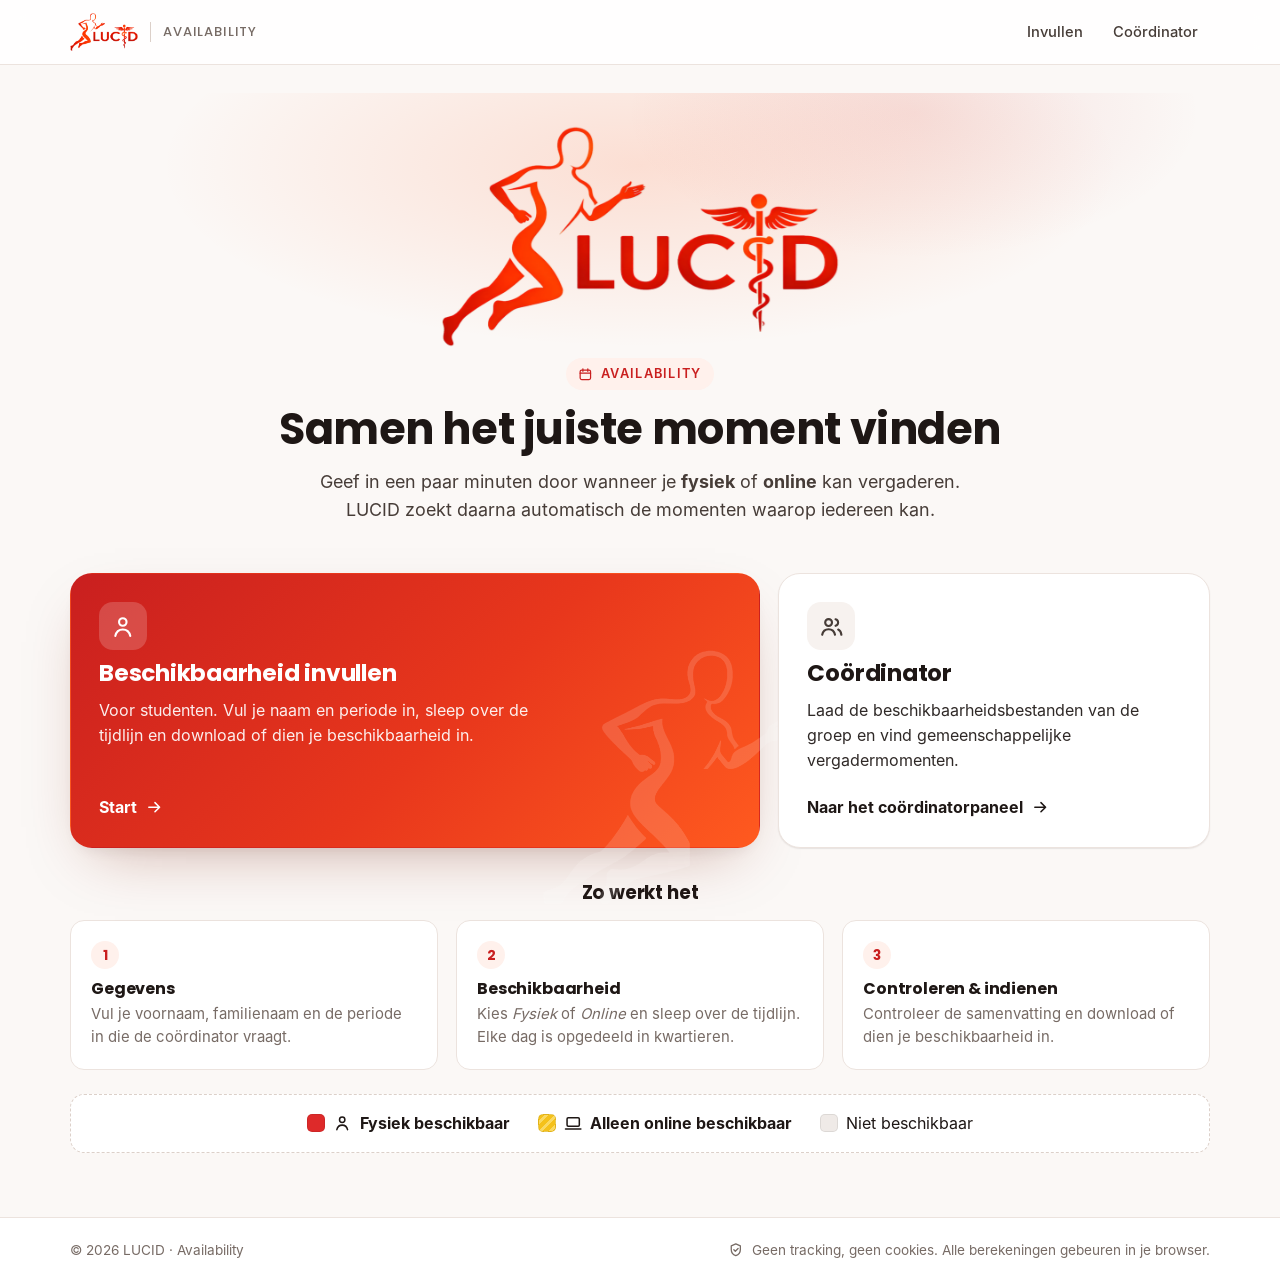
<file: index.html>
<!doctype html>
<html lang="nl-BE">
<head>
  <meta charset="utf-8">
  <meta name="viewport" content="width=device-width, initial-scale=1, viewport-fit=cover">
  <title>LUCID Availability</title>
  <meta name="description" content="LUCID Availability: geef je beschikbaarheid door en vind samen het juiste vergadermoment, fysiek of online.">
  <meta name="theme-color" content="#C91F1F">
  <meta property="og:title" content="LUCID Availability">
  <meta property="og:description" content="Geef je beschikbaarheid door en vind samen het juiste vergadermoment.">
  <meta property="og:image" content="og-image.png">
  <link rel="icon" type="image/png" href="favicon.png">
  <link rel="apple-touch-icon" href="apple-touch-icon.png">
  <link rel="stylesheet" href="style.css">
</head>
<body class="page-home">
  <a class="skip-link" href="#main">Naar de inhoud</a>

  <header class="site-header">
    <div class="container">
      <a class="brand" href="index.html" aria-label="LUCID Availability – startpagina">
        <img src="lucid-logo.png" alt="LUCID" width="900" height="502">
        <span class="brand-tag">Availability</span>
      </a>
      <nav class="header-nav" aria-label="Hoofdnavigatie">
        <a href="availability.html">Invullen</a>
        <a href="coordinator.html">Coördinator</a>
      </nav>
    </div>
  </header>

  <main id="main">
    <div class="container">
      <section class="hero" aria-labelledby="hero-title">
        <img class="hero-logo" src="lucid-logo.png" alt="LUCID-logo" width="900" height="502">
        <span class="eyebrow"><i data-icon="calendar"></i> Availability</span>
        <h1 id="hero-title">Samen het juiste moment vinden</h1>
        <p class="lead">Geef in een paar minuten door wanneer je <strong>fysiek</strong> of <strong>online</strong> kan vergaderen. LUCID zoekt daarna automatisch de momenten waarop iedereen kan.</p>
      </section>

      <div class="choice-grid">
        <a class="choice choice-main" href="availability.html">
          <span class="ico"><i data-icon="user" class="icon-lg"></i></span>
          <h2>Beschikbaarheid invullen</h2>
          <p>Voor studenten. Vul je naam en periode in, sleep over de tijdlijn en download of dien je beschikbaarheid in.</p>
          <span class="go">Start <i data-icon="arrowRight"></i></span>
        </a>
        <a class="choice choice-secondary" href="coordinator.html">
          <span class="ico"><i data-icon="users" class="icon-lg"></i></span>
          <h2>Coördinator</h2>
          <p>Laad de beschikbaarheidsbestanden van de groep en vind gemeenschappelijke vergadermomenten.</p>
          <span class="go">Naar het coördinatorpaneel <i data-icon="arrowRight"></i></span>
        </a>
      </div>

      <h2 class="section-label">Zo werkt het</h2>
      <div class="how">
        <div class="how-item">
          <span class="num-badge">1</span>
          <h3>Gegevens</h3>
          <p>Vul je voornaam, familienaam en de periode in die de coördinator vraagt.</p>
        </div>
        <div class="how-item">
          <span class="num-badge">2</span>
          <h3>Beschikbaarheid</h3>
          <p>Kies <em>Fysiek</em> of <em>Online</em> en sleep over de tijdlijn. Elke dag is opgedeeld in kwartieren.</p>
        </div>
        <div class="how-item">
          <span class="num-badge">3</span>
          <h3>Controleren &amp; indienen</h3>
          <p>Controleer de samenvatting en download of dien je beschikbaarheid in.</p>
        </div>
      </div>

      <div class="legend-card" aria-label="Betekenis van de kleuren">
        <span class="legend-item"><span class="sw sw-1"></span> <i data-icon="user"></i> <strong>Fysiek beschikbaar</strong></span>
        <span class="legend-item"><span class="sw sw-2"></span> <i data-icon="laptop"></i> <strong>Alleen online beschikbaar</strong></span>
        <span class="legend-item"><span class="sw sw-0"></span> Niet beschikbaar</span>
      </div>
    </div>
  </main>

  <footer class="site-footer">
    <div class="container">
      <span>© <span id="year">2026</span> LUCID · Availability</span>
      <span class="privacy-inline"><i data-icon="shield"></i> Geen tracking, geen cookies. Alle berekeningen gebeuren in je browser.</span>
    </div>
  </footer>

  <script src="ui.js"></script>
</body>
</html>
</file>
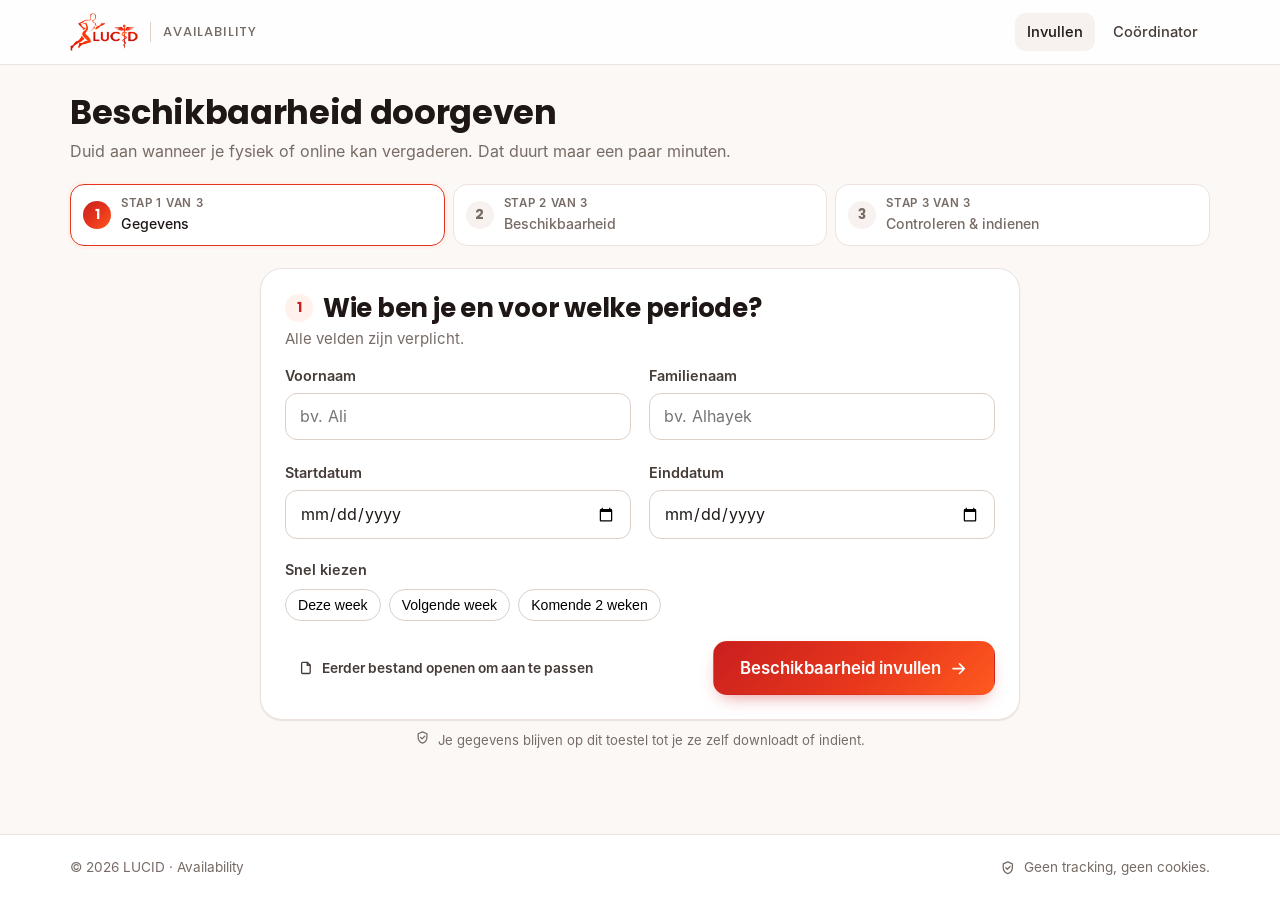
<file: availability.html>
<!doctype html>
<html lang="nl-BE">
<head>
  <meta charset="utf-8">
  <meta name="viewport" content="width=device-width, initial-scale=1, viewport-fit=cover">
  <title>Beschikbaarheid invullen · LUCID Availability</title>
  <meta name="description" content="Geef in een paar minuten je beschikbaarheid door aan LUCID, per kwartier, fysiek of online.">
  <meta name="theme-color" content="#C91F1F">
  <link rel="icon" type="image/png" href="favicon.png">
  <link rel="apple-touch-icon" href="apple-touch-icon.png">
  <link rel="stylesheet" href="style.css">
</head>
<body class="page-student">
  <a class="skip-link" href="#main">Naar de inhoud</a>

  <header class="site-header">
    <div class="container">
      <a class="brand" href="index.html" aria-label="LUCID Availability – startpagina">
        <img src="lucid-logo.png" alt="LUCID" width="900" height="502">
        <span class="brand-tag">Availability</span>
      </a>
      <nav class="header-nav" aria-label="Hoofdnavigatie">
        <a href="availability.html" aria-current="page">Invullen</a>
        <a href="coordinator.html">Coördinator</a>
      </nav>
    </div>
  </header>

  <main id="main">
    <div class="container">

      <div class="page-head">
        <div>
          <h1>Beschikbaarheid doorgeven</h1>
          <p>Duid aan wanneer je fysiek of online kan vergaderen. Dat duurt maar een paar minuten.</p>
        </div>
      </div>

      <ol class="steps" id="steps" aria-label="Voortgang">
        <li data-step="1"><span class="n">1</span><span class="t"><small>Stap 1 van 3</small>Gegevens</span></li>
        <li data-step="2"><span class="n">2</span><span class="t"><small>Stap 2 van 3</small>Beschikbaarheid</span></li>
        <li data-step="3"><span class="n">3</span><span class="t"><small>Stap 3 van 3</small>Controleren &amp; indienen</span></li>
      </ol>

      <!-- Melding: niet-afgerond concept gevonden op dit toestel -->
      <div class="alert alert-brand" id="resumeBanner" hidden style="margin-bottom:18px">
        <i data-icon="info"></i>
        <div style="flex:1">
          <p><strong>Er staat een niet-afgeronde invulling op dit toestel</strong> voor <strong id="resumeName"></strong> (<span id="resumeWhen"></span>).</p>
          <p class="small">Ben jij dit niet? Begin dan opnieuw: de gegevens van de vorige persoon worden gewist en niet getoond.</p>
          <div class="btn-row">
            <button class="btn btn-dark btn-sm" type="button" id="resumeYes">Ja, dit ben ik. Verder gaan</button>
            <button class="btn btn-sm" type="button" id="resumeNo"><i data-icon="trash"></i> Nee, opnieuw beginnen</button>
          </div>
        </div>
      </div>

      <!-- ============ STAP 1 – Gegevens ============ -->
      <section id="step1" class="step-panel" aria-labelledby="s1-title" hidden>
        <div class="container-narrow" style="margin:0 auto">
          <form class="card" id="detailsForm" novalidate>
            <div class="card-header">
              <div>
                <h2 id="s1-title" class="section-title"><span class="num-badge">1</span> Wie ben je en voor welke periode?</h2>
                <p class="card-sub">Alle velden zijn verplicht.</p>
              </div>
            </div>

            <div class="form-grid">
              <div class="field">
                <label for="firstName">Voornaam</label>
                <input class="input" id="firstName" name="firstName" autocomplete="given-name" maxlength="60" required placeholder="bv. Ali">
                <div class="field-error" id="firstName-err" aria-live="polite"></div>
              </div>
              <div class="field">
                <label for="lastName">Familienaam</label>
                <input class="input" id="lastName" name="lastName" autocomplete="family-name" maxlength="60" required placeholder="bv. Alhayek">
                <div class="field-error" id="lastName-err" aria-live="polite"></div>
              </div>
              <div class="field">
                <label for="startDate">Startdatum</label>
                <input class="input" type="date" id="startDate" name="startDate" required>
                <div class="field-error" id="startDate-err" aria-live="polite"></div>
              </div>
              <div class="field">
                <label for="endDate">Einddatum</label>
                <input class="input" type="date" id="endDate" name="endDate" required>
                <div class="field-error" id="endDate-err" aria-live="polite"></div>
              </div>
            </div>

            <div class="alert alert-info" id="periodLocked" hidden style="margin-top:14px">
              <i data-icon="lock"></i>
              <div>De periode werd ingesteld door de coördinator via je uitnodigingslink.</div>
            </div>

            <div id="periodQuick" style="margin-top:14px">
              <span class="label" style="display:block;margin-bottom:8px">Snel kiezen</span>
              <div class="pill-group">
                <button type="button" class="check-pill" data-quick="thisweek">Deze week</button>
                <button type="button" class="check-pill" data-quick="nextweek">Volgende week</button>
                <button type="button" class="check-pill" data-quick="next2">Komende 2 weken</button>
              </div>
            </div>

            <p class="muted small" id="periodInfo" style="margin:14px 0 0" aria-live="polite"></p>

            <div class="btn-row between" style="margin-top:20px">
              <label class="btn btn-ghost btn-sm" for="importFile" style="cursor:pointer">
                <i data-icon="file"></i> Eerder bestand openen om aan te passen
              </label>
              <input type="file" id="importFile" accept=".json,application/json" class="visually-hidden">
              <button class="btn btn-primary btn-lg" type="submit">Beschikbaarheid invullen <i data-icon="arrowRight"></i></button>
            </div>
          </form>

          <p class="privacy-note" style="justify-content:center;color:var(--muted)">
            <i data-icon="shield"></i>
            <span>Je gegevens blijven op dit toestel tot je ze zelf downloadt of indient.</span>
          </p>
        </div>
      </section>

      <!-- ============ STAP 2 – Beschikbaarheid ============ -->
      <section id="step2" class="step-panel" aria-labelledby="s2-title" hidden>
        <h2 id="s2-title" class="visually-hidden">Beschikbaarheid aanduiden</h2>

        <div class="planner-bar">
          <div class="planner-bar-inner">
            <div class="brush" role="group" aria-label="Wat wil je aanduiden?">
              <button type="button" data-brush="1" aria-pressed="true" title="Fysiek beschikbaar (toets 1)"><span class="sw sw-1"></span><i data-icon="user"></i> Fysiek <span class="long">beschikbaar</span> <span class="k">1</span></button>
              <button type="button" data-brush="2" aria-pressed="false" title="Alleen online beschikbaar (toets 2)"><span class="sw sw-2"></span><i data-icon="laptop"></i> <span class="long">Alleen</span> online <span class="k">2</span></button>
              <button type="button" data-brush="0" aria-pressed="false" title="Wissen: niet beschikbaar (toets 3)"><span class="sw sw-0"></span><i data-icon="eraser"></i> Wissen <span class="k">3</span></button>
            </div>
            <div class="selection-live" id="selectionLive" aria-live="polite"><i data-icon="clock"></i> <span id="selectionText">Sleep over de tijdlijn</span></div>
            <div class="planner-tools">
              <button class="btn btn-ghost btn-sm btn-icon" type="button" id="undoBtn" title="Ongedaan maken (Ctrl+Z)" aria-label="Ongedaan maken"><i data-icon="undo"></i></button>
              <button class="btn btn-ghost btn-sm btn-icon" type="button" id="redoBtn" title="Opnieuw (Ctrl+Y)" aria-label="Opnieuw uitvoeren"><i data-icon="redo"></i></button>
            </div>
          </div>
        </div>

        <p class="planner-hint" id="plannerHint">
          <i data-icon="info"></i>
          <span id="plannerHintText">Kies hierboven <strong>Fysiek</strong>, <strong>Online</strong> of <strong>Wissen</strong> en sleep over een tijdlijn om meerdere kwartieren tegelijk te markeren. Eén klik op een blok zet of verwijdert één kwartier.</span>
        </p>

        <div class="bulk-bar">
          <span class="label">Sneller invullen:</span>
          <button class="btn btn-sm" type="button" id="bulkFillBtn"><i data-icon="sparkle"></i> Zelfde tijdvak op meerdere dagen</button>
          <label class="check" style="margin-left:auto"><input type="checkbox" id="hideNight"> Nachturen (00:00–06:00) verbergen</label>
          <button class="btn btn-danger-ghost btn-sm" type="button" id="clearAllBtn"><i data-icon="trash"></i> Alles wissen</button>
        </div>

        <div class="legend" style="margin-bottom:14px" aria-label="Legenda">
          <span class="legend-item"><span class="sw sw-1"></span> <i data-icon="user"></i> Fysiek beschikbaar</span>
          <span class="legend-item"><span class="sw sw-2"></span> <i data-icon="laptop"></i> Alleen online beschikbaar</span>
          <span class="legend-item"><span class="sw sw-0"></span> Niet beschikbaar</span>
        </div>

        <div class="day-list" id="dayList"></div>

        <div class="btn-row between" style="margin-top:24px">
          <button class="btn" type="button" id="backTo1"><i data-icon="arrowLeft"></i> Gegevens</button>
          <button class="btn btn-primary btn-lg" type="button" id="toReview">Controleren <i data-icon="arrowRight"></i></button>
        </div>
      </section>

      <!-- ============ STAP 3 – Controleren & indienen ============ -->
      <section id="step3" class="step-panel" aria-labelledby="s3-title" hidden>
        <div class="card" id="reviewCard">
          <div class="card-header">
            <div>
              <h2 id="s3-title" class="section-title"><span class="num-badge">3</span> Controleer je beschikbaarheid</h2>
              <p class="card-sub">Klopt alles? Download of dien daarna je bestand in.</p>
            </div>
          </div>
          <div>
            <div style="font-family:var(--font-display);font-weight:700;font-size:1.35rem" id="rvName"></div>
            <div class="muted" id="rvPeriod"></div>
          </div>
          <div class="summary-grid">
            <div class="stat"><div class="v tabular" id="rvDays">0</div><div class="l"><i data-icon="calendar"></i> dagen in periode</div></div>
            <div class="stat"><div class="v tabular" id="rvFilled">0</div><div class="l"><i data-icon="check"></i> dagen met beschikbaarheid</div></div>
            <div class="stat physical"><div class="v tabular" id="rvPhys">0 uur</div><div class="l"><span class="sw sw-1"></span> fysiek beschikbaar</div></div>
            <div class="stat online"><div class="v tabular" id="rvOnline">0 uur</div><div class="l"><span class="sw sw-2"></span> alleen online</div></div>
          </div>
          <div id="rvWarnings"></div>
          <h3 style="margin-top:18px">Overzicht per dag</h3>
          <div class="mini-days" id="rvDaysList"></div>

          <div class="alert alert-info" id="submitInfo" hidden style="margin-top:20px">
            <i data-icon="send"></i>
            <div>Bij <strong>Beschikbaarheid indienen</strong> worden je naam, de periode en je beschikbaarheid naar LUCID verzonden. Er worden geen andere gegevens verstuurd.</div>
          </div>

          <div class="btn-row between" style="margin-top:22px">
            <button class="btn" type="button" id="backTo2"><i data-icon="arrowLeft"></i> Terug aanpassen</button>
            <div class="btn-row">
              <button class="btn" type="button" id="downloadBtn"><i data-icon="download"></i> Download beschikbaarheidsbestand</button>
              <button class="btn btn-primary btn-lg" type="button" id="submitBtn" hidden><i data-icon="send"></i> Beschikbaarheid indienen</button>
            </div>
          </div>
        </div>

        <!-- Na downloaden/indienen -->
        <div class="card done-card" id="doneCard" hidden tabindex="-1">
          <div class="big-ico"><i data-icon="check"></i></div>
          <h2 id="doneTitle">Je bestand is gedownload</h2>
          <p class="muted" id="doneText">Bestandsnaam: <span class="filename" id="doneFilename"></span></p>
          <ol class="steps-list" id="doneSteps">
            <li>Open een nieuwe e-mail aan <strong id="doneEmail"></strong>.</li>
            <li>Voeg het gedownloade bestand toe als bijlage (je vindt het meestal in de map <em>Downloads</em>).</li>
            <li>Verstuur de e-mail. Klaar!</li>
          </ol>
          <div class="btn-row" style="justify-content:center;margin-top:20px">
            <a class="btn btn-dark" id="mailtoBtn" href="#"><i data-icon="mail"></i> E-mail openen</a>
            <button class="btn" type="button" id="downloadAgain"><i data-icon="download"></i> Opnieuw downloaden</button>
            <button class="btn" type="button" id="editAgain"><i data-icon="arrowLeft"></i> Toch nog aanpassen</button>
          </div>
          <div class="alert alert-warn" style="margin-top:24px;text-align:left">
            <i data-icon="lock"></i>
            <div>
              <p><strong>Gedeelde computer?</strong> Wis je gegevens van dit toestel wanneer je klaar bent.</p>
              <button class="btn btn-sm btn-dark" type="button" id="wipeBtn"><i data-icon="trash"></i> Mijn gegevens van dit toestel wissen</button>
            </div>
          </div>
        </div>
      </section>
    </div>
  </main>

  <!-- Dialoog: tijdvak op één of meerdere dagen -->
  <dialog class="modal" id="rangeDialog" aria-labelledby="rd-title">
    <form method="dialog" id="rangeForm">
      <div class="modal-head"><h2 id="rd-title">Tijdvak toevoegen</h2></div>
      <div class="modal-body">
        <div class="form-grid" style="grid-template-columns:1fr 1fr">
          <div class="field"><label for="rdFrom">Van</label><select class="input" id="rdFrom"></select></div>
          <div class="field"><label for="rdTo">Tot</label><select class="input" id="rdTo"></select></div>
        </div>
        <div class="field" style="margin-top:14px">
          <span class="label">Status</span>
          <div class="pill-group" role="radiogroup" aria-label="Status">
            <label class="check-pill"><input type="radio" name="rdStatus" value="1" checked><span class="sw sw-1"></span> Fysiek</label>
            <label class="check-pill"><input type="radio" name="rdStatus" value="2"><span class="sw sw-2"></span> Alleen online</label>
            <label class="check-pill"><input type="radio" name="rdStatus" value="0"><span class="sw sw-0"></span> Wissen</label>
          </div>
        </div>
        <div class="field" style="margin-top:16px">
          <span class="label">Toepassen op</span>
          <div class="quick-sel" id="rdQuick"></div>
          <div class="copy-list" id="rdDays"></div>
        </div>
        <div class="field-error" id="rdError" aria-live="polite"></div>
      </div>
      <div class="modal-foot">
        <button class="btn" value="cancel" type="button" id="rdCancel">Annuleren</button>
        <button class="btn btn-primary" type="submit" id="rdApply">Toepassen</button>
      </div>
    </form>
  </dialog>

  <!-- Dialoog: dag kopiëren naar andere dagen -->
  <dialog class="modal" id="copyDialog" aria-labelledby="cp-title">
    <form method="dialog" id="copyForm">
      <div class="modal-head"><h2 id="cp-title">Kopieer naar andere dagen</h2></div>
      <div class="modal-body">
        <p class="muted small" id="cpInfo" style="margin-bottom:10px"></p>
        <div class="quick-sel" id="cpQuick"></div>
        <div class="copy-list" id="cpDays"></div>
        <p class="small muted" style="margin:6px 0 0">De bestaande invulling van de gekozen dagen wordt vervangen.</p>
        <div class="field-error" id="cpError" aria-live="polite"></div>
      </div>
      <div class="modal-foot">
        <button class="btn" type="button" id="cpCancel">Annuleren</button>
        <button class="btn btn-primary" type="submit">Kopiëren</button>
      </div>
    </form>
  </dialog>

  <footer class="site-footer">
    <div class="container">
      <span>© <span id="year">2026</span> LUCID · Availability</span>
      <span class="privacy-inline"><i data-icon="shield"></i> Geen tracking, geen cookies.</span>
    </div>
  </footer>

  <script src="config.js"></script>
  <script src="core.js"></script>
  <script src="ui.js"></script>
  <script src="availability.js"></script>
</body>
</html>
</file>
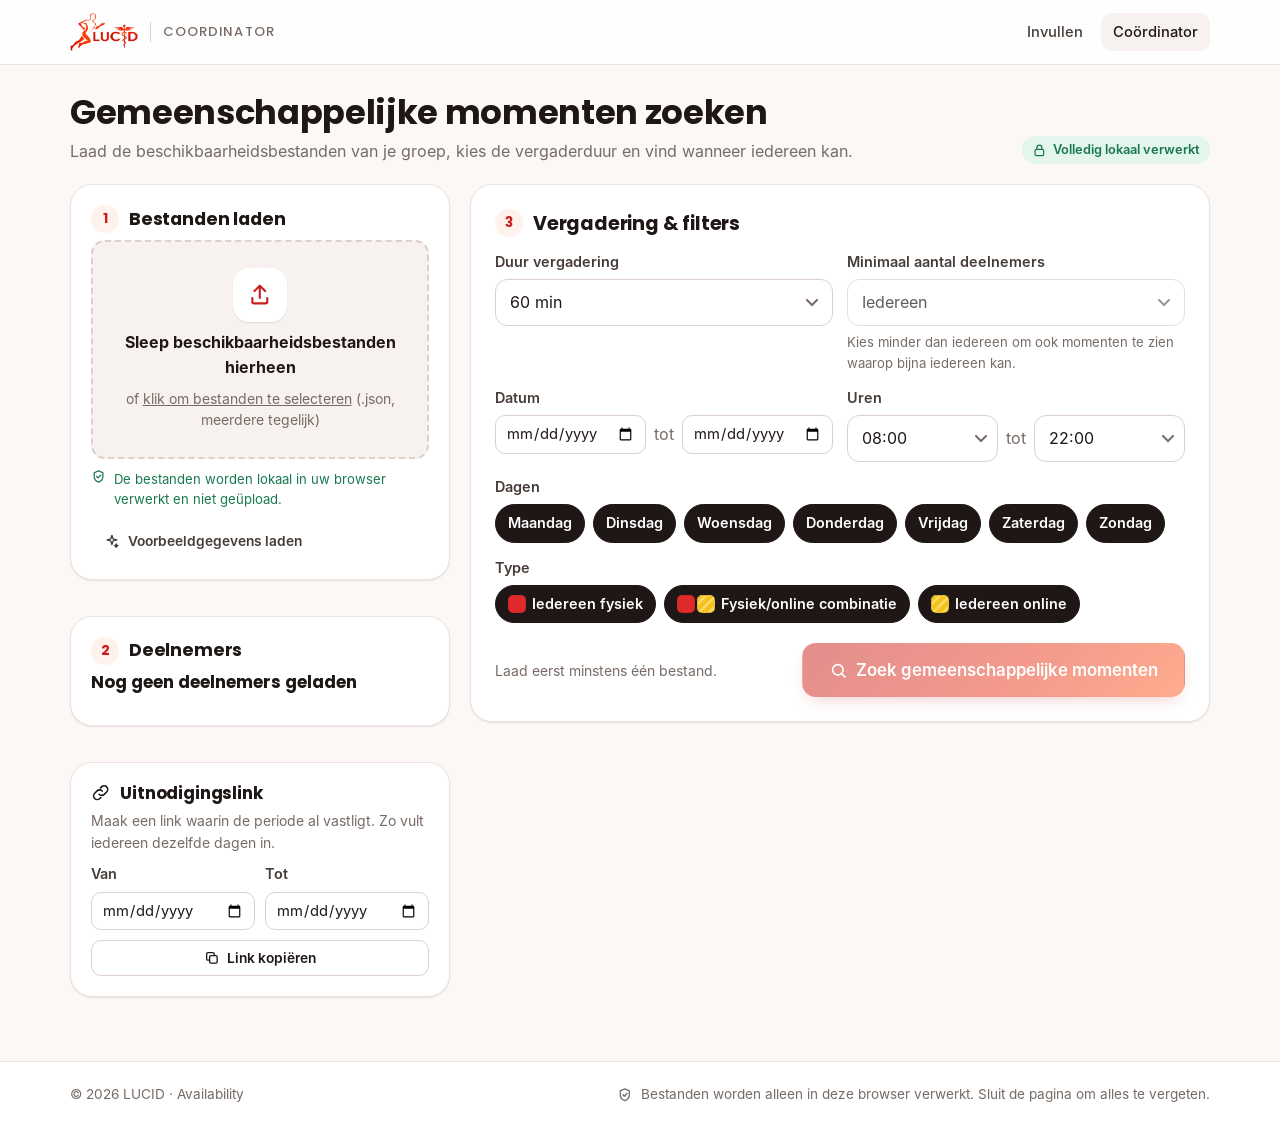
<file: coordinator.html>
<!doctype html>
<html lang="nl-BE">
<head>
  <meta charset="utf-8">
  <meta name="viewport" content="width=device-width, initial-scale=1, viewport-fit=cover">
  <title>Coördinator · LUCID Availability</title>
  <meta name="description" content="Laad beschikbaarheidsbestanden en vind gemeenschappelijke vergadermomenten. Alles wordt lokaal in je browser verwerkt.">
  <meta name="robots" content="noindex">
  <meta name="theme-color" content="#C91F1F">
  <link rel="icon" type="image/png" href="favicon.png">
  <link rel="apple-touch-icon" href="apple-touch-icon.png">
  <link rel="stylesheet" href="style.css">
</head>
<body class="page-coordinator">
  <a class="skip-link" href="#main">Naar de inhoud</a>

  <header class="site-header">
    <div class="container">
      <a class="brand" href="index.html" aria-label="LUCID Availability – startpagina">
        <img src="lucid-logo.png" alt="LUCID" width="900" height="502">
        <span class="brand-tag">Coordinator</span>
      </a>
      <nav class="header-nav" aria-label="Hoofdnavigatie">
        <a href="availability.html">Invullen</a>
        <a href="coordinator.html" aria-current="page">Coördinator</a>
      </nav>
    </div>
  </header>

  <main id="main">
    <div class="container">
      <div class="page-head">
        <div>
          <h1>Gemeenschappelijke momenten zoeken</h1>
          <p>Laad de beschikbaarheidsbestanden van je groep, kies de vergaderduur en vind wanneer iedereen kan.</p>
        </div>
        <span class="badge badge-success"><i data-icon="lock"></i> Volledig lokaal verwerkt</span>
      </div>

      <div class="coord-grid">
        <!-- ============ Zijkolom ============ -->
        <aside class="coord-side" aria-label="Bestanden en deelnemers">
          <section class="card" aria-labelledby="files-title">
            <h2 id="files-title" class="section-title" style="font-size:1.1rem"><span class="num-badge">1</span> Bestanden laden</h2>
            <label class="dropzone" id="dropzone" for="fileInput">
              <span class="dz-ico"><i data-icon="upload" class="icon-lg"></i></span>
              <strong>Sleep beschikbaarheidsbestanden hierheen</strong>
              <span class="muted small">of <u>klik om bestanden te selecteren</u> (.json, meerdere tegelijk)</span>
              <input type="file" id="fileInput" accept=".json,application/json" multiple>
            </label>
            <p class="privacy-note"><i data-icon="shield"></i><span>De bestanden worden lokaal in uw browser verwerkt en niet geüpload.</span></p>
            <ul class="file-log" id="fileLog" aria-live="polite"></ul>
            <div class="btn-row" style="margin-top:10px">
              <button class="btn btn-ghost btn-sm" type="button" id="clearLog" hidden>Meldingen wissen</button>
              <button class="btn btn-ghost btn-sm" type="button" id="loadSamples"><i data-icon="sparkle"></i> Voorbeeldgegevens laden</button>
            </div>
          </section>

          <section class="card" aria-labelledby="people-title">
            <div class="card-header" style="margin-bottom:4px">
              <h2 id="people-title" class="section-title" style="font-size:1.1rem"><span class="num-badge">2</span> Deelnemers</h2>
              <button class="btn btn-danger-ghost btn-sm" type="button" id="removeAll" hidden><i data-icon="trash"></i> Alles</button>
            </div>
            <div class="people-count" id="peopleCount" aria-live="polite">Nog geen deelnemers geladen</div>
            <ul class="people" id="peopleList"></ul>
            <div class="common-period" id="commonPeriod" hidden></div>
          </section>

          <section class="card" aria-labelledby="invite-title">
            <h2 id="invite-title" class="section-title" style="font-size:1.05rem"><i data-icon="link"></i> Uitnodigingslink</h2>
            <p class="muted small" style="margin-bottom:10px">Maak een link waarin de periode al vastligt. Zo vult iedereen dezelfde dagen in.</p>
            <div class="form-grid" style="grid-template-columns:1fr 1fr;gap:10px">
              <div class="field"><label for="invStart">Van</label><input class="input input-sm" type="date" id="invStart"></div>
              <div class="field"><label for="invEnd">Tot</label><input class="input input-sm" type="date" id="invEnd"></div>
            </div>
            <div class="field-error" id="invErr" aria-live="polite"></div>
            <button class="btn btn-sm btn-block" type="button" id="invCopy" style="margin-top:10px"><i data-icon="copy"></i> Link kopiëren</button>
          </section>
        </aside>

        <!-- ============ Hoofdkolom ============ -->
        <div>
          <section class="card" aria-labelledby="search-title">
            <div class="card-header">
              <div>
                <h2 id="search-title" class="section-title" style="font-size:1.2rem"><span class="num-badge">3</span> Vergadering &amp; filters</h2>
              </div>
            </div>

            <div class="controls-grid">
              <div class="field">
                <label for="duration">Duur vergadering</label>
                <select class="input" id="duration"></select>
              </div>
              <div class="field">
                <label for="minPeople">Minimaal aantal deelnemers</label>
                <select class="input" id="minPeople" disabled><option>Iedereen</option></select>
                <span class="hint">Kies minder dan iedereen om ook momenten te zien waarop bijna iedereen kan.</span>
              </div>
              <div class="field">
                <span class="label">Datum</span>
                <div class="time-pair">
                  <input class="input input-sm" type="date" id="dateFrom" aria-label="Datum van">
                  <span class="muted">tot</span>
                  <input class="input input-sm" type="date" id="dateTo" aria-label="Datum tot">
                </div>
              </div>
              <div class="field">
                <span class="label">Uren</span>
                <div class="time-pair">
                  <select class="input input-sm" id="timeFrom" aria-label="Vroegste begintijd"></select>
                  <span class="muted">tot</span>
                  <select class="input input-sm" id="timeTo" aria-label="Laatste eindtijd"></select>
                </div>
              </div>
              <div class="field full">
                <span class="label">Dagen</span>
                <div class="pill-group" id="weekdays"></div>
              </div>
              <div class="field full">
                <span class="label">Type</span>
                <div class="pill-group" id="types">
                  <label class="check-pill"><input type="checkbox" value="physical" checked><span class="sw sw-1"></span> Iedereen fysiek</label>
                  <label class="check-pill"><input type="checkbox" value="mixed" checked><span class="sw sw-1"></span><span class="sw sw-2" style="margin-left:-4px"></span> Fysiek/online combinatie</label>
                  <label class="check-pill"><input type="checkbox" value="online" checked><span class="sw sw-2"></span> Iedereen online</label>
                </div>
              </div>
            </div>

            <div class="btn-row between" style="margin-top:20px">
              <span class="muted small" id="searchHint">Laad eerst minstens één bestand.</span>
              <button class="btn btn-primary btn-lg" type="button" id="searchBtn" disabled><i data-icon="search"></i> Zoek gemeenschappelijke momenten</button>
            </div>
          </section>

          <section class="card" id="heatmapCard" aria-labelledby="hm-title" hidden>
            <div class="card-header">
              <div>
                <h2 id="hm-title" style="font-size:1.2rem;margin:0">Visueel overzicht</h2>
                <p class="card-sub">Per kwartier: rood = aantal fysiek, geel = aantal online, grijs = niet beschikbaar. Beweeg over of tik op een blok voor details.</p>
              </div>
            </div>
            <div class="heatmap-wrap"><div class="heatmap" id="heatmap"></div></div>
            <div class="hm-legend">
              <span class="legend-item"><span class="sw sw-1"></span> fysiek</span>
              <span class="legend-item"><span class="sw" style="background:var(--online)"></span> alleen online</span>
              <span class="legend-item"><span class="sw sw-0"></span> niet beschikbaar</span>
              <span class="legend-item"><span class="sw sw-all"></span> iedereen beschikbaar</span>
              <span class="legend-item"><span class="sw sw-x"></span> klokwissel / geen gegevens</span>
            </div>
          </section>
          <section class="card" id="resultsCard" aria-labelledby="results-title" hidden>
            <div class="results-head">
              <div>
                <h2 id="results-title" style="font-size:1.2rem;margin:0">Resultaten</h2>
                <div class="result-summary" id="resultSummary" style="margin-top:8px"></div>
              </div>
              <div class="btn-row">
                <label class="visually-hidden" for="sortBy">Sorteren</label>
                <select class="input input-sm" id="sortBy" style="width:auto">
                  <option value="chrono">Chronologisch</option>
                  <option value="type">Per type</option>
                  <option value="available">Meeste deelnemers eerst</option>
                  <option value="length">Langste venster eerst</option>
                </select>
                <button class="btn btn-sm" type="button" id="copyResults"><i data-icon="copy"></i> Kopieer overzicht</button>
              </div>
            </div>
            <div id="resultNotes"></div>
            <div id="results" aria-live="polite"></div>
          </section>

        </div>
      </div>
    </div>
  </main>

  <footer class="site-footer">
    <div class="container">
      <span>© <span id="year">2026</span> LUCID · Availability</span>
      <span class="privacy-inline"><i data-icon="shield"></i> Bestanden worden alleen in deze browser verwerkt. Sluit de pagina om alles te vergeten.</span>
    </div>
  </footer>

  <script src="config.js"></script>
  <script src="core.js"></script>
  <script src="matcher.js"></script>
  <script src="ui.js"></script>
  <script src="coordinator.js"></script>
</body>
</html>
</file>
<file: style.css>
/* ==================================================================
 * LUCID Availability – style.css
 * Eén design language voor startpagina, studentenpagina en coördinator.
 * Kleuren afgeleid van het LUCID-logo (rood → oranje verloop).
 * Functionele kleuren: rood = fysiek, geel = alleen online, neutraal = niet beschikbaar.
 * ================================================================== */

/* ---------- Lettertypes (lokaal, geen CDN) ---------- */
@font-face { font-family: 'Inter'; font-weight: 400; font-style: normal; font-display: swap; src: url('inter-regular.woff') format('woff'); }
@font-face { font-family: 'Inter'; font-weight: 500; font-style: normal; font-display: swap; src: url('inter-medium.woff') format('woff'); }
@font-face { font-family: 'Inter'; font-weight: 600; font-style: normal; font-display: swap; src: url('inter-semibold.woff') format('woff'); }
@font-face { font-family: 'Inter'; font-weight: 700; font-style: normal; font-display: swap; src: url('inter-bold.woff') format('woff'); }
@font-face { font-family: 'Poppins'; font-weight: 500; font-style: normal; font-display: swap; src: url('poppins-medium.woff') format('woff'); }
@font-face { font-family: 'Poppins'; font-weight: 700; font-style: normal; font-display: swap; src: url('poppins-bold.woff') format('woff'); }

/* ---------- Design tokens ---------- */
:root {
  color-scheme: light;
  --brand-700: #A8161B;
  --brand-600: #C91F1F;
  --brand-500: #E3361D;
  --brand-400: #FF5A1F;
  --brand-grad: linear-gradient(135deg, #C91F1F 0%, #E8371C 55%, #FF5A1F 100%);
  --brand-tint: #FFF1EC;
  --brand-tint-2: #FFE3D8;

  --ink: #1E1715;
  --ink-2: #463C37;
  --muted: #776B65;
  --line: #ECE3DE;
  --line-strong: #DCD0C9;
  --bg: #FBF8F6;
  --surface: #FFFFFF;
  --surface-2: #F7F2EF;

  /* Functionele statuskleuren */
  --physical: #DE2A2A;
  --physical-soft: #FDE4E2;
  --physical-ink: #9E1515;
  --online: #F5C11A;
  --online-2: #FAD963;
  --online-soft: #FFF5D1;
  --online-ink: #7A5A00;
  --unavail: #EFEAE7;
  --unavail-2: #E5DED9;
  --blocked: #D8D2CE;

  --success: #18794E;
  --success-soft: #E3F5EC;
  --warning: #9A6200;
  --warning-soft: #FFF4D6;
  --danger: #B42318;
  --danger-soft: #FDECEA;
  --info: #2D5BA8;
  --info-soft: #EAF1FD;

  --radius-sm: 8px;
  --radius: 14px;
  --radius-lg: 22px;
  --shadow-sm: 0 1px 2px rgba(30, 23, 21, .06), 0 1px 1px rgba(30, 23, 21, .04);
  --shadow: 0 6px 20px -8px rgba(60, 25, 15, .18), 0 2px 6px -2px rgba(30, 23, 21, .06);
  --shadow-lg: 0 24px 60px -24px rgba(120, 30, 10, .35), 0 8px 20px -10px rgba(30, 23, 21, .12);
  --ring: 0 0 0 3px rgba(227, 54, 29, .28);

  --font: 'Inter', system-ui, -apple-system, 'Segoe UI', Roboto, 'Helvetica Neue', Arial, sans-serif;
  --font-display: 'Poppins', 'Inter', system-ui, -apple-system, 'Segoe UI', sans-serif;
  --ease: cubic-bezier(.2, .7, .2, 1);
}

/* ---------- Basis ---------- */
*, *::before, *::after { box-sizing: border-box; }
html { -webkit-text-size-adjust: 100%; }
body {
  margin: 0; min-height: 100vh; display: flex; flex-direction: column;
  font-family: var(--font); font-size: 16px; line-height: 1.55; color: var(--ink);
  background: var(--bg);
  -webkit-font-smoothing: antialiased; -moz-osx-font-smoothing: grayscale;
}
img { max-width: 100%; height: auto; display: block; }
h1, h2, h3, h4 { font-family: var(--font-display); line-height: 1.2; margin: 0 0 .4em; letter-spacing: -.01em; color: var(--ink); }
h1 { font-size: clamp(1.9rem, 4vw, 2.7rem); font-weight: 700; }
h2 { font-size: clamp(1.3rem, 2.4vw, 1.6rem); font-weight: 700; }
h3 { font-size: 1.1rem; font-weight: 700; }
p { margin: 0 0 1em; }
a { color: var(--brand-600); text-underline-offset: 3px; }
a:hover { color: var(--brand-700); }
small, .small { font-size: .875rem; }
.muted { color: var(--muted); }
.tabular { font-variant-numeric: tabular-nums; }
[hidden] { display: none !important; }
:focus-visible { outline: none; box-shadow: var(--ring); border-radius: 6px; }
.visually-hidden { position: absolute !important; width: 1px; height: 1px; padding: 0; margin: -1px; overflow: hidden; clip: rect(0 0 0 0); white-space: nowrap; border: 0; }
.skip-link { position: absolute; left: 12px; top: -48px; z-index: 100; background: var(--ink); color: #fff; padding: 8px 14px; border-radius: 8px; text-decoration: none; transition: top .2s; }
.skip-link:focus { top: 12px; color: #fff; }

.container { width: 100%; max-width: 1180px; margin: 0 auto; padding: 0 20px; }
.container-narrow { max-width: 760px; }
main { flex: 1; padding: 28px 0 64px; }

/* ---------- Header / footer ---------- */
.site-header {
  position: sticky; top: 0; z-index: 30;
  background: rgba(255, 255, 255, .86); backdrop-filter: saturate(1.4) blur(12px); -webkit-backdrop-filter: saturate(1.4) blur(12px);
  border-bottom: 1px solid var(--line);
}
.site-header .container { display: flex; align-items: center; gap: 16px; min-height: 64px; }
.brand { display: flex; align-items: center; gap: 12px; text-decoration: none; color: var(--ink); }
.brand img { height: 38px; width: auto; }
.brand-tag {
  font-family: var(--font-display); font-weight: 500; font-size: .82rem; letter-spacing: .08em; text-transform: uppercase;
  color: var(--muted); padding-left: 12px; border-left: 1px solid var(--line-strong);
}
.header-nav { margin-left: auto; display: flex; gap: 6px; align-items: center; }
.header-nav a { text-decoration: none; color: var(--ink-2); font-weight: 500; font-size: .92rem; padding: 8px 12px; border-radius: 10px; }
.header-nav a:hover, .header-nav a[aria-current="page"] { background: var(--surface-2); color: var(--ink); }
.site-footer { border-top: 1px solid var(--line); padding: 22px 0; color: var(--muted); font-size: .85rem; background: var(--surface); }
.site-footer .container { display: flex; flex-wrap: wrap; gap: 8px 24px; justify-content: space-between; align-items: center; }
.privacy-inline { display: inline-flex; align-items: center; gap: 8px; }

/* ---------- Iconen (inline SVG via <svg><use>) ---------- */
.icon { width: 1.15em; height: 1.15em; flex: none; display: inline-block; vertical-align: -0.2em; stroke: currentColor; fill: none; stroke-width: 2; stroke-linecap: round; stroke-linejoin: round; }
.icon-lg { width: 1.6em; height: 1.6em; }

/* ---------- Cards ---------- */
.card {
  background: var(--surface); border: 1px solid var(--line); border-radius: var(--radius-lg);
  box-shadow: var(--shadow-sm); padding: 24px;
}
.card + .card { margin-top: 18px; }
.card-header { display: flex; align-items: flex-start; gap: 14px; justify-content: space-between; flex-wrap: wrap; margin-bottom: 14px; }
.card-header h2, .card-header h3 { margin: 0; }
.card-sub { color: var(--muted); margin: 4px 0 0; font-size: .94rem; }
.section-title { display: flex; align-items: center; gap: 10px; }
.num-badge {
  display: inline-grid; place-items: center; width: 28px; height: 28px; border-radius: 50%;
  background: var(--brand-tint); color: var(--brand-600); font-weight: 700; font-size: .85rem; font-family: var(--font-display);
}

/* ---------- Buttons ---------- */
.btn {
  --btn-bg: var(--surface); --btn-fg: var(--ink); --btn-bd: var(--line-strong);
  display: inline-flex; align-items: center; justify-content: center; gap: 8px;
  min-height: 44px; padding: 10px 18px; border-radius: 12px; border: 1px solid var(--btn-bd);
  background: var(--btn-bg); color: var(--btn-fg); font: inherit; font-weight: 600; font-size: .95rem; line-height: 1.2;
  cursor: pointer; text-decoration: none; white-space: nowrap; user-select: none;
  transition: transform .15s var(--ease), box-shadow .2s var(--ease), background .2s, border-color .2s, color .2s;
}
.btn:hover { border-color: var(--ink-2); color: var(--btn-fg); }
.btn:active { transform: translateY(1px); }
.btn:disabled, .btn[aria-disabled="true"] { opacity: .5; cursor: not-allowed; transform: none; }
.btn-primary { --btn-bg: var(--brand-grad); --btn-fg: #fff; --btn-bd: transparent; background: var(--brand-grad); box-shadow: 0 8px 18px -8px rgba(201, 31, 31, .55); }
.btn-primary:hover { box-shadow: 0 12px 24px -10px rgba(201, 31, 31, .7); filter: saturate(1.08) brightness(1.03); border-color: transparent; color: #fff; }
.btn-dark { --btn-bg: var(--ink); --btn-fg: #fff; --btn-bd: var(--ink); }
.btn-dark:hover { --btn-bg: #000; color: #fff; }
.btn-ghost { --btn-bg: transparent; --btn-bd: transparent; color: var(--ink-2); }
.btn-ghost:hover { --btn-bg: var(--surface-2); border-color: transparent; }
.btn-danger-ghost { --btn-bg: transparent; --btn-bd: transparent; --btn-fg: var(--danger); }
.btn-danger-ghost:hover { --btn-bg: var(--danger-soft); border-color: transparent; color: var(--danger); }
.btn-sm { min-height: 36px; padding: 6px 12px; font-size: .86rem; border-radius: 10px; }
.btn-lg { min-height: 54px; padding: 14px 26px; font-size: 1.05rem; border-radius: 14px; }
.btn-icon { width: 40px; padding: 0; min-height: 40px; }
.btn-block { width: 100%; }
.btn-row { display: flex; flex-wrap: wrap; gap: 10px; align-items: center; }
.btn-row.end { justify-content: flex-end; }
.btn-row.between { justify-content: space-between; }

/* ---------- Formulieren ---------- */
.form-grid { display: grid; grid-template-columns: repeat(2, minmax(0, 1fr)); gap: 16px 18px; }
.field { display: flex; flex-direction: column; gap: 6px; min-width: 0; }
.field label, .label { font-weight: 600; font-size: .9rem; color: var(--ink-2); }
.field .hint { font-size: .82rem; color: var(--muted); }
.input, select.input {
  width: 100%; min-height: 46px; padding: 10px 14px; border: 1px solid var(--line-strong); border-radius: 12px;
  background: var(--surface); color: var(--ink); font: inherit; font-size: 1rem;
  transition: border-color .2s, box-shadow .2s;
}
.input:hover { border-color: #C7B9B1; }
.input:focus { outline: none; border-color: var(--brand-500); box-shadow: var(--ring); }
.input[aria-invalid="true"] { border-color: var(--danger); background: #FFFBFA; }
.field-error { color: var(--danger); font-size: .84rem; font-weight: 500; min-height: 0; }
select.input { appearance: none; -webkit-appearance: none; padding-right: 40px; background-image: url("data:image/svg+xml,%3Csvg xmlns='http://www.w3.org/2000/svg' width='12' height='8' viewBox='0 0 12 8'%3E%3Cpath d='M1 1l5 5 5-5' stroke='%23776B65' stroke-width='2' fill='none' stroke-linecap='round'/%3E%3C/svg%3E"); background-repeat: no-repeat; background-position: right 14px center; }
.input-sm { min-height: 38px; padding: 6px 10px; font-size: .92rem; border-radius: 10px; }
select.input-sm { padding-right: 32px; background-position: right 10px center; }

.check { display: inline-flex; align-items: center; gap: 8px; cursor: pointer; font-size: .94rem; user-select: none; }
.check input { width: 18px; height: 18px; accent-color: var(--brand-500); margin: 0; }
.check-pill {
  display: inline-flex; align-items: center; gap: 6px; padding: 7px 12px; border-radius: 999px; border: 1px solid var(--line-strong);
  background: var(--surface); cursor: pointer; font-size: .88rem; font-weight: 500; user-select: none; transition: background .15s, border-color .15s;
}
.check-pill input { position: absolute; opacity: 0; pointer-events: none; }
.check-pill:has(input:checked) { background: var(--ink); color: #fff; border-color: var(--ink); }
.check-pill:has(input:focus-visible) { box-shadow: var(--ring); }
.pill-group { display: flex; flex-wrap: wrap; gap: 8px; }

/* ---------- Meldingen ---------- */
.alert { display: flex; gap: 12px; align-items: flex-start; padding: 14px 16px; border-radius: var(--radius); border: 1px solid transparent; font-size: .94rem; }
.alert .icon { margin-top: 2px; }
.alert p:last-child, .alert ul:last-child { margin-bottom: 0; }
.alert-info { background: var(--info-soft); color: #1F3F75; border-color: #D3E1F8; }
.alert-warn { background: var(--warning-soft); color: #6B4500; border-color: #F6E2AC; }
.alert-error { background: var(--danger-soft); color: #8A1A12; border-color: #F7CFCA; }
.alert-success { background: var(--success-soft); color: #105A39; border-color: #C5E9D6; }
.alert-brand { background: var(--brand-tint); color: #7A1D12; border-color: var(--brand-tint-2); }
.alert strong { font-weight: 700; }
.alert ul { margin: 6px 0 0; padding-left: 18px; }

.toast-region { position: fixed; z-index: 200; left: 50%; bottom: 22px; transform: translateX(-50%); display: flex; flex-direction: column; gap: 8px; align-items: center; pointer-events: none; width: min(92vw, 460px); }
.toast {
  pointer-events: auto; display: flex; align-items: center; gap: 10px; padding: 12px 16px; border-radius: 14px;
  background: var(--ink); color: #fff; box-shadow: var(--shadow-lg); font-size: .93rem; font-weight: 500;
  animation: toast-in .28s var(--ease);
}
.toast .btn { --btn-bg: rgba(255, 255, 255, .12); --btn-fg: #fff; --btn-bd: transparent; min-height: 30px; padding: 4px 10px; font-size: .84rem; margin-left: auto; }
.toast.leaving { animation: toast-out .22s var(--ease) forwards; }
@keyframes toast-in { from { opacity: 0; transform: translateY(12px) scale(.98); } }
@keyframes toast-out { to { opacity: 0; transform: translateY(8px); } }

/* ---------- Dialogs ---------- */
dialog.modal {
  border: none; padding: 0; border-radius: var(--radius-lg); box-shadow: var(--shadow-lg); width: min(560px, calc(100vw - 24px));
  max-height: calc(100vh - 32px); color: var(--ink); background: var(--surface);
}
dialog.modal::backdrop { background: rgba(30, 23, 21, .45); backdrop-filter: blur(2px); }
dialog.modal[open] { animation: modal-in .25s var(--ease); }
@keyframes modal-in { from { opacity: 0; transform: translateY(10px) scale(.98); } }
.modal-head { padding: 22px 24px 0; }
.modal-head h2 { font-size: 1.25rem; margin: 0; }
.modal-body { padding: 14px 24px; overflow: auto; max-height: calc(100vh - 220px); }
.modal-foot { padding: 14px 24px 22px; display: flex; gap: 10px; justify-content: flex-end; flex-wrap: wrap; border-top: 1px solid var(--line); }

/* ---------- Badges & chips ---------- */
.badge { display: inline-flex; align-items: center; gap: 6px; padding: 4px 10px; border-radius: 999px; font-size: .8rem; font-weight: 600; white-space: nowrap; }
.badge-physical { background: var(--physical-soft); color: var(--physical-ink); }
.badge-online { background: var(--online-soft); color: var(--online-ink); }
.badge-mixed { background: linear-gradient(90deg, var(--physical-soft) 0 50%, var(--online-soft) 50% 100%); color: #7A2A0A; }
.badge-neutral { background: var(--surface-2); color: var(--ink-2); }
.badge-success { background: var(--success-soft); color: var(--success); }
.badge-warn { background: var(--warning-soft); color: var(--warning); }
.badge-error { background: var(--danger-soft); color: var(--danger); }
.chip { display: inline-flex; align-items: center; gap: 6px; padding: 4px 6px 4px 10px; border-radius: 999px; font-size: .82rem; font-weight: 500; background: var(--surface-2); border: 1px solid var(--line); }
.chip .x { border: none; background: transparent; width: 24px; height: 24px; border-radius: 50%; cursor: pointer; display: grid; place-items: center; color: inherit; padding: 0; }
.chip .x:hover { background: rgba(0, 0, 0, .08); }
.chip.chip-physical { background: var(--physical-soft); border-color: #F8C9C4; color: var(--physical-ink); }
.chip.chip-online { background: var(--online-soft); border-color: #F5E19B; color: var(--online-ink); }

/* Status-swatches (legenda): niet uitsluitend kleur → patroon + icoon */
.sw { display: inline-block; width: 18px; height: 18px; border-radius: 5px; flex: none; border: 1px solid rgba(0, 0, 0, .08); vertical-align: middle; }
.sw-1 { background: var(--physical); }
.sw-2 { background: repeating-linear-gradient(135deg, var(--online) 0 4px, var(--online-2) 4px 7px); }
.sw-0 { background: var(--unavail); }
.sw-x { background: repeating-linear-gradient(45deg, var(--blocked) 0 2px, transparent 2px 5px), var(--unavail); }

.legend { display: flex; flex-wrap: wrap; gap: 8px 20px; align-items: center; font-size: .9rem; color: var(--ink-2); }
.legend-item { display: inline-flex; align-items: center; gap: 8px; }

/* ---------- Stappenindicator ---------- */
.steps { display: flex; gap: 8px; list-style: none; padding: 0; margin: 0 0 22px; counter-reset: step; }
.steps li { flex: 1; display: flex; align-items: center; gap: 10px; padding: 10px 12px; border-radius: 14px; background: var(--surface); border: 1px solid var(--line); color: var(--muted); font-size: .88rem; font-weight: 500; min-width: 0; }
.steps li .n { flex: none; display: grid; place-items: center; width: 28px; height: 28px; border-radius: 50%; background: var(--surface-2); font-weight: 700; font-family: var(--font-display); font-size: .85rem; }
.steps li .t { overflow: hidden; text-overflow: ellipsis; white-space: nowrap; }
.steps li .t small { display: block; font-size: .72rem; text-transform: uppercase; letter-spacing: .06em; color: var(--muted); font-weight: 600; }
.steps li[aria-current="step"] { border-color: var(--brand-500); color: var(--ink); box-shadow: 0 0 0 3px var(--brand-tint); }
.steps li[aria-current="step"] .n { background: var(--brand-grad); color: #fff; }
.steps li.done { color: var(--ink-2); }
.steps li.done .n { background: var(--ink); color: #fff; }

/* ---------- Startpagina ---------- */
.hero { position: relative; padding: 32px 0 12px; text-align: center; overflow: hidden; }
.hero::before {
  content: ""; position: absolute; inset: -40% -10% auto; height: 520px; z-index: -1;
  background: radial-gradient(closest-side, rgba(255, 90, 31, .16), transparent 70%), radial-gradient(closest-side at 70% 40%, rgba(201, 31, 31, .10), transparent 70%);
}
.hero-logo { width: min(400px, 80vw); margin: 0 auto 10px; animation: rise .7s var(--ease) both; }
.eyebrow { display: inline-flex; align-items: center; gap: 8px; font-size: .8rem; font-weight: 600; text-transform: uppercase; letter-spacing: .1em; color: var(--brand-600); background: var(--brand-tint); padding: 6px 12px; border-radius: 999px; margin-bottom: 14px; }
.hero h1 { margin-bottom: 12px; animation: rise .7s .05s var(--ease) both; }
.hero .lead { font-size: 1.12rem; color: var(--ink-2); max-width: 640px; margin: 0 auto 28px; animation: rise .7s .1s var(--ease) both; }
@keyframes rise { from { opacity: 0; transform: translateY(14px); } }

.choice-grid { display: grid; grid-template-columns: 1.6fr 1fr; gap: 18px; margin: 10px 0 34px; text-align: left; }
.choice {
  position: relative; display: flex; flex-direction: column; gap: 10px; padding: 28px; border-radius: var(--radius-lg);
  background: var(--surface); border: 1px solid var(--line); text-decoration: none; color: var(--ink);
  box-shadow: var(--shadow-sm); transition: transform .25s var(--ease), box-shadow .25s var(--ease), border-color .25s;
  animation: rise .7s .15s var(--ease) both;
}
.choice:hover { transform: translateY(-3px); box-shadow: var(--shadow); color: var(--ink); border-color: var(--line-strong); }
.choice-main { background: var(--brand-grad); color: #fff; border-color: transparent; box-shadow: var(--shadow-lg); }
.choice-main:hover { color: #fff; border-color: transparent; }
.choice-main::after { content: ""; position: absolute; right: -40px; bottom: -60px; width: 260px; height: 260px; background: url('lucid-mark.png') center/contain no-repeat; opacity: .14; filter: brightness(0) invert(1); pointer-events: none; }
.choice h2 { font-size: 1.45rem; margin: 0; color: inherit; }
.choice p { margin: 0; opacity: .92; max-width: 46ch; }
.choice .go { margin-top: auto; display: inline-flex; align-items: center; gap: 8px; font-weight: 700; padding-top: 12px; }
.choice .ico { width: 48px; height: 48px; border-radius: 14px; display: grid; place-items: center; background: rgba(255, 255, 255, .18); }
.choice:not(.choice-main) .ico { background: var(--surface-2); color: var(--ink-2); }
.choice-secondary { animation-delay: .2s; }
.how { display: grid; grid-template-columns: repeat(3, 1fr); gap: 18px; text-align: left; }
.how-item { padding: 20px; border-radius: var(--radius); background: var(--surface); border: 1px solid var(--line); }
.how-item h3 { font-size: 1rem; margin: 10px 0 4px; }
.how-item p { margin: 0; color: var(--muted); font-size: .93rem; }
.section-label { text-align: center; font-family: var(--font-display); font-weight: 700; font-size: 1.15rem; margin: 0 0 16px; }
.legend-card { margin-top: 24px; display: flex; flex-wrap: wrap; gap: 14px 28px; align-items: center; justify-content: center; padding: 16px 20px; border-radius: var(--radius); background: var(--surface); border: 1px dashed var(--line-strong); }

/* ---------- Pagina-kop ---------- */
.page-head { display: flex; flex-wrap: wrap; gap: 12px 24px; align-items: flex-end; justify-content: space-between; margin-bottom: 20px; }
.page-head h1 { font-size: clamp(1.6rem, 3vw, 2.1rem); margin: 0; }
.page-head p { margin: 6px 0 0; color: var(--muted); }

/* ---------- Studentenpagina: toolbar ---------- */
.planner-bar {
  position: sticky; top: 64px; z-index: 20; margin: 0 -8px 18px; padding: 12px 8px;
  background: linear-gradient(var(--bg) 70%, rgba(251, 248, 246, 0));
}
.planner-bar-inner {
  display: flex; flex-wrap: wrap; gap: 12px 18px; align-items: center; justify-content: space-between;
  padding: 12px 14px; border-radius: 18px; background: var(--surface); border: 1px solid var(--line); box-shadow: var(--shadow);
}
.brush { display: inline-flex; padding: 4px; border-radius: 14px; background: var(--surface-2); gap: 4px; flex-wrap: wrap; }
.brush button {
  display: inline-flex; align-items: center; gap: 8px; min-height: 42px; padding: 8px 14px; border-radius: 11px; border: 1px solid transparent;
  background: transparent; font: inherit; font-weight: 600; font-size: .92rem; color: var(--ink-2); cursor: pointer; transition: background .15s, box-shadow .15s, color .15s;
}
.brush button:hover { background: rgba(255, 255, 255, .7); }
.brush button[aria-pressed="true"] { background: var(--surface); color: var(--ink); box-shadow: var(--shadow-sm), inset 0 0 0 2px var(--ink); }
.brush button[data-brush="1"][aria-pressed="true"] { box-shadow: var(--shadow-sm), inset 0 0 0 2px var(--physical); }
.brush button[data-brush="2"][aria-pressed="true"] { box-shadow: var(--shadow-sm), inset 0 0 0 2px #D9A400; }
.brush .k { font-size: .72rem; color: var(--muted); font-weight: 600; border: 1px solid var(--line-strong); border-radius: 5px; padding: 0 5px; }
.planner-tools { display: flex; gap: 6px; flex-wrap: wrap; align-items: center; }
.selection-live {
  font-variant-numeric: tabular-nums; font-weight: 700; font-family: var(--font-display); font-size: .95rem;
  min-width: 150px; color: var(--muted); display: inline-flex; align-items: center; gap: 8px;
}
.selection-live.active { color: var(--ink); }
.planner-hint { font-size: .86rem; color: var(--muted); margin: 0 0 14px; display: flex; gap: 8px; align-items: flex-start; }

/* ---------- Dag-tijdlijnen ---------- */
.day-list { display: flex; flex-direction: column; gap: 14px; }
.day-card { background: var(--surface); border: 1px solid var(--line); border-radius: var(--radius-lg); padding: 16px 18px 14px; box-shadow: var(--shadow-sm); transition: border-color .2s, box-shadow .2s; }
.day-card.weekend { background: linear-gradient(var(--surface), #FFFCFA); }
.day-card:focus-within { border-color: var(--line-strong); }
.day-head { display: flex; flex-wrap: wrap; align-items: center; justify-content: space-between; gap: 8px 12px; margin-bottom: 10px; }
.day-title { display: flex; align-items: baseline; gap: 10px; flex-wrap: wrap; }
.day-title h3 { margin: 0; font-size: 1.05rem; }
.day-stats { display: flex; gap: 6px; flex-wrap: wrap; }
.day-actions { display: flex; gap: 4px; flex-wrap: wrap; align-items: center; }
.day-actions .btn { min-height: 34px; padding: 5px 10px; font-size: .82rem; }

.tl { display: flex; flex-direction: column; gap: 10px; touch-action: pan-y; }
.tl-row { display: grid; grid-template-rows: auto auto; }
.tl-ruler, .tl-track { display: grid; grid-template-columns: repeat(var(--cols), minmax(0, 1fr)); }
.tl-ruler { height: 18px; font-size: .7rem; color: var(--muted); font-variant-numeric: tabular-nums; }
.tl-ruler span { grid-column: span 4; position: relative; padding-left: 3px; white-space: nowrap; overflow: visible; }
.tl-ruler span::before { content: ""; position: absolute; left: 0; bottom: -2px; height: 6px; width: 1px; background: var(--line-strong); }
.tl-track {
  position: relative; height: 46px; border-radius: 10px; overflow: hidden; background: var(--unavail);
  cursor: crosshair; user-select: none; -webkit-user-select: none; touch-action: pan-y; -webkit-touch-callout: none;
  box-shadow: inset 0 0 0 1px rgba(0, 0, 0, .04);
}
.slot { position: relative; background: var(--unavail); border-right: 1px solid rgba(255, 255, 255, .75); transition: background-color .08s; }
.slot.h { box-shadow: inset 1px 0 0 rgba(30, 23, 21, .16); }
.slot:hover { background-color: var(--unavail-2); }
.slot.s1 { background: var(--physical); }
.slot.s1:hover { background: #C92323; }
.slot.s2 { background: repeating-linear-gradient(135deg, var(--online) 0 5px, var(--online-2) 5px 9px); }
.slot.s2:hover { background: repeating-linear-gradient(135deg, #E9B300 0 5px, #F5CD45 5px 9px); }
.slot.blk { background: repeating-linear-gradient(45deg, var(--blocked) 0 2px, var(--unavail) 2px 6px); cursor: not-allowed; }
/* Voorvertoning tijdens slepen */
.slot.pv { outline: none; }
.slot.pv::after { content: ""; position: absolute; inset: 0; border-top: 3px solid var(--ink); border-bottom: 3px solid var(--ink); }
.slot.pv.pv-1 { background: #EF6B6B; }
.slot.pv.pv-2 { background: repeating-linear-gradient(135deg, #F8D257 0 5px, #FBE38F 5px 9px); }
.slot.pv.pv-0 { background: #FFFFFF; }
.slot.pv-first::after { border-left: 3px solid var(--ink); border-top-left-radius: 4px; border-bottom-left-radius: 4px; }
.slot.pv-last::after { border-right: 3px solid var(--ink); border-top-right-radius: 4px; border-bottom-right-radius: 4px; }
.slot.now::before { content: ""; position: absolute; top: 0; bottom: 0; left: -1px; width: 2px; background: var(--ink); z-index: 1; }

.day-intervals { display: flex; flex-wrap: wrap; gap: 6px; margin-top: 10px; min-height: 30px; align-items: center; }
.day-intervals .empty { font-size: .84rem; color: var(--muted); }
.dst-note { font-size: .8rem; color: var(--warning); display: flex; gap: 6px; align-items: center; margin-top: 8px; }

/* Zwevend label tijdens slepen + tooltip */
.float-tip {
  position: fixed; z-index: 150; pointer-events: none; padding: 7px 11px; border-radius: 10px; background: var(--ink); color: #fff;
  font-size: .82rem; font-weight: 600; font-variant-numeric: tabular-nums; box-shadow: var(--shadow); white-space: nowrap;
  transform: translate(-50%, calc(-100% - 12px)); opacity: 0; transition: opacity .12s;
}
.float-tip.show { opacity: 1; }
.float-tip .sub { display: block; font-weight: 500; opacity: .78; font-size: .76rem; }
.float-tip.big { font-size: 1rem; padding: 9px 14px; }

/* Bulk-acties */
.bulk-bar { display: flex; flex-wrap: wrap; gap: 8px; align-items: center; margin-bottom: 14px; }
.bulk-bar .label { margin-right: 4px; }

/* Kopieer-dialoog */
.copy-list { display: grid; grid-template-columns: repeat(auto-fill, minmax(190px, 1fr)); gap: 8px; margin: 10px 0; }
.copy-list .check { padding: 8px 10px; border: 1px solid var(--line); border-radius: 10px; }
.copy-list .check:has(input:checked) { border-color: var(--ink); background: var(--surface-2); }
.quick-sel { display: flex; flex-wrap: wrap; gap: 6px; }


/* Dropdown-menu (per dag) */
details.menu { position: relative; }
details.menu > summary { list-style: none; }
details.menu > summary::-webkit-details-marker { display: none; }
.menu-pop {
  position: absolute; right: 0; top: calc(100% + 6px); z-index: 25; min-width: 200px; padding: 6px;
  background: var(--surface); border: 1px solid var(--line); border-radius: 14px; box-shadow: var(--shadow-lg);
  display: flex; flex-direction: column; gap: 2px; animation: modal-in .15s var(--ease);
}
.menu-item {
  display: flex; align-items: center; gap: 10px; width: 100%; padding: 9px 12px; border: none; border-radius: 9px;
  background: transparent; font: inherit; font-size: .9rem; font-weight: 500; color: var(--ink); cursor: pointer; text-align: left;
}
.menu-item:hover, .menu-item:focus-visible { background: var(--surface-2); }
@media (max-width: 640px) { .day-actions .long { display: none; } }

/* ---------- Samenvatting ---------- */
.summary-grid { display: grid; grid-template-columns: repeat(4, minmax(0, 1fr)); gap: 12px; margin: 18px 0; }
.stat { padding: 16px; border-radius: var(--radius); background: var(--surface-2); border: 1px solid var(--line); }
.stat .v { font-family: var(--font-display); font-size: 1.5rem; font-weight: 700; line-height: 1.1; }
.stat .l { font-size: .84rem; color: var(--muted); margin-top: 4px; display: flex; gap: 6px; align-items: center; }
.stat.physical { background: var(--physical-soft); border-color: #F8CFCB; }
.stat.online { background: var(--online-soft); border-color: #F5E3A6; }
.mini-days { display: flex; flex-direction: column; gap: 6px; margin-top: 8px; }
.mini-day { display: grid; grid-template-columns: 110px 1fr 150px; gap: 12px; align-items: center; font-size: .86rem; }
.mini-day .bar { display: grid; grid-template-columns: repeat(96, 1fr); height: 14px; border-radius: 4px; overflow: hidden; background: var(--unavail); }
.mini-day .bar i { display: block; }
.mini-day .bar i.s1 { background: var(--physical); }
.mini-day .bar i.s2 { background: var(--online); }
.mini-day .tot { text-align: right; color: var(--muted); font-variant-numeric: tabular-nums; white-space: nowrap; }
.done-card { text-align: center; padding: 36px 24px; }
.done-card .big-ico { width: 72px; height: 72px; margin: 0 auto 14px; border-radius: 50%; display: grid; place-items: center; background: var(--success-soft); color: var(--success); }
.done-card .big-ico .icon { width: 34px; height: 34px; stroke-width: 2.5; }
.filename { font-family: ui-monospace, SFMono-Regular, Menlo, Consolas, monospace; font-size: .84rem; background: var(--surface-2); padding: 3px 8px; border-radius: 6px; word-break: break-all; }
.steps-list { text-align: left; max-width: 520px; margin: 18px auto 0; padding-left: 22px; color: var(--ink-2); }
.steps-list li { margin-bottom: 6px; }

/* ---------- Coördinator ---------- */
.coord-grid { display: grid; grid-template-columns: 380px minmax(0, 1fr); gap: 20px; align-items: start; }
.coord-side { display: flex; flex-direction: column; gap: 18px; }
.coord-side .card { padding: 20px; }
.dropzone {
  position: relative; display: flex; flex-direction: column; align-items: center; justify-content: center; text-align: center; gap: 8px;
  padding: 26px 18px; border-radius: var(--radius); border: 2px dashed var(--line-strong); background: var(--surface-2);
  transition: border-color .2s, background .2s, transform .2s; cursor: pointer;
}
.dropzone:hover { border-color: var(--brand-400); background: #FFF8F5; }
.dropzone.drag { border-color: var(--brand-500); background: var(--brand-tint); transform: scale(1.01); }
.dropzone .dz-ico { width: 54px; height: 54px; border-radius: 16px; display: grid; place-items: center; background: var(--surface); color: var(--brand-600); box-shadow: var(--shadow-sm); }
.dropzone strong { font-size: 1rem; }
.dropzone input[type=file] { position: absolute; inset: 0; opacity: 0; cursor: pointer; }
.privacy-note { display: flex; gap: 8px; align-items: flex-start; font-size: .82rem; color: var(--success); margin-top: 10px; }

.file-log { list-style: none; margin: 12px 0 0; padding: 0 2px 0 0; display: flex; flex-direction: column; gap: 6px; max-height: 320px; overflow-y: auto; }
.file-log:empty { display: none; }
.file-log li { padding: 8px 10px; border-radius: 12px; border: 1px solid var(--line); font-size: .86rem; background: var(--surface); }
.file-log li.err { border-color: #F2C3BD; background: #FFF9F8; }
.file-log li.warn { border-color: #F3DFA2; background: #FFFDF5; }
.file-log .fn { font-weight: 600; display: flex; gap: 8px; align-items: flex-start; min-width: 0; }
.file-log .fn-text { min-width: 0; display: flex; flex-direction: column; }
.file-log .fn-text > span:first-child { word-break: break-word; }
.file-log .fn-file { font-weight: 400; font-size: .76rem; color: var(--muted); overflow: hidden; text-overflow: ellipsis; white-space: nowrap; }
.file-log ul { margin: 4px 0 0; padding-left: 40px; color: var(--ink-2); font-size: .82rem; }

.people-count { font-family: var(--font-display); font-weight: 700; font-size: 1.05rem; }
.people { list-style: none; margin: 10px 0 0; padding: 0; display: flex; flex-direction: column; gap: 4px; }
.person { display: grid; grid-template-columns: 26px 1fr auto; gap: 10px; align-items: center; padding: 8px 6px 8px 8px; border-radius: 12px; transition: background .15s; }
.person:hover { background: var(--surface-2); }
.person .ok { color: var(--success); display: grid; place-items: center; }
.person .nm { font-weight: 600; font-size: .94rem; line-height: 1.3; }
.person .meta { font-size: .78rem; color: var(--muted); }
.common-period { margin-top: 12px; font-size: .86rem; padding: 10px 12px; border-radius: 12px; background: var(--surface-2); }

.controls-grid { display: grid; grid-template-columns: 1fr 1fr; gap: 14px; }
.controls-grid .full { grid-column: 1 / -1; }
.time-pair { display: flex; gap: 8px; align-items: center; }
.time-pair .input { min-width: 0; }

.results-head { display: flex; flex-wrap: wrap; gap: 10px 18px; align-items: center; justify-content: space-between; margin-bottom: 14px; }
.result-summary { display: flex; flex-wrap: wrap; gap: 8px; align-items: center; }
.tabs { display: inline-flex; padding: 4px; border-radius: 12px; background: var(--surface-2); gap: 2px; }
.tabs button { border: none; background: transparent; font: inherit; font-weight: 600; font-size: .88rem; padding: 8px 14px; border-radius: 9px; cursor: pointer; color: var(--muted); min-height: 38px; }
.tabs button[aria-selected="true"] { background: var(--surface); color: var(--ink); box-shadow: var(--shadow-sm); }

.date-group { margin-bottom: 22px; }
.date-group > h3 { font-size: 1rem; display: flex; align-items: center; gap: 10px; margin: 0 0 10px; padding-bottom: 8px; border-bottom: 1px solid var(--line); }
.result {
  display: grid; grid-template-columns: 6px 1fr; border-radius: var(--radius); background: var(--surface); border: 1px solid var(--line);
  overflow: hidden; margin-bottom: 10px; transition: box-shadow .2s, border-color .2s; animation: rise .35s var(--ease) both;
}
.result:hover, .result.active { box-shadow: var(--shadow); border-color: var(--line-strong); }
.result .stripe { background: var(--physical); }
.result.t-online .stripe { background: repeating-linear-gradient(180deg, var(--online) 0 6px, var(--online-2) 6px 10px); }
.result.t-mixed .stripe { background: linear-gradient(var(--physical) 0 50%, var(--online) 50% 100%); }
.result-body { padding: 14px 16px; display: grid; grid-template-columns: minmax(0, 1fr) auto; gap: 6px 16px; }
.result-time { font-family: var(--font-display); font-weight: 700; font-size: 1.3rem; font-variant-numeric: tabular-nums; letter-spacing: -.01em; }
.result-time .lbl { display: block; font-family: var(--font); font-size: .72rem; text-transform: uppercase; letter-spacing: .07em; color: var(--muted); font-weight: 600; }
.result-meta { font-size: .9rem; color: var(--ink-2); grid-column: 1 / -1; display: flex; flex-wrap: wrap; gap: 4px 16px; }
.result-meta b { font-weight: 600; color: var(--ink); }
.result-online { grid-column: 1 / -1; font-size: .88rem; background: var(--online-soft); border-radius: 10px; padding: 8px 12px; color: #5C4300; }
.result details { grid-column: 1 / -1; }
.result summary { cursor: pointer; font-size: .86rem; font-weight: 600; color: var(--brand-600); list-style: none; display: inline-flex; align-items: center; gap: 6px; padding: 4px 0; }
.result summary::-webkit-details-marker { display: none; }
.result summary .icon { transition: transform .2s; }
.result details[open] summary .icon { transform: rotate(90deg); }
.starts { display: flex; flex-wrap: wrap; gap: 6px; margin-top: 8px; }
.starts span { font-size: .8rem; font-variant-numeric: tabular-nums; padding: 4px 8px; border-radius: 8px; background: var(--surface-2); border: 1px solid var(--line); }
.empty-state { text-align: center; padding: 40px 20px; color: var(--muted); }
.empty-state .big-ico { width: 64px; height: 64px; margin: 0 auto 12px; border-radius: 18px; display: grid; place-items: center; background: var(--surface-2); color: var(--muted); }
.empty-state h3 { color: var(--ink); }


/* Resultaten waarbij niet iedereen kan */
.badge-partial { background: #EEE8E4; color: var(--ink-2); }
.result.t-partial .stripe { background: repeating-linear-gradient(180deg, #B9AEA8 0 6px, #DCD3CE 6px 10px); }
.result.t-partial { border-style: dashed; }
.result-missing { grid-column: 1 / -1; font-size: .88rem; background: var(--surface-2); border: 1px solid var(--line); border-radius: 10px; padding: 8px 12px; color: var(--ink-2); }
.section-head { display: flex; align-items: center; gap: 10px; font-size: 1.05rem; margin: 6px 0 14px; padding: 10px 14px; border-radius: 12px; background: var(--brand-tint); color: #7A1D12; }
.section-head.partial { margin-top: 26px; background: var(--surface-2); color: var(--ink-2); }

/* Heatmap */
.heatmap-wrap { overflow-x: auto; padding-bottom: 6px; -webkit-overflow-scrolling: touch; }
.heatmap { min-width: 760px; display: flex; flex-direction: column; gap: 6px; }
.hm-row { display: grid; grid-template-columns: 112px minmax(0, 1fr); gap: 10px; align-items: center; }
.hm-label { font-size: .82rem; font-weight: 600; line-height: 1.2; }
.hm-label small { display: block; color: var(--muted); font-weight: 500; }
.hm-track { display: grid; grid-template-columns: repeat(var(--cols), minmax(0, 1fr)); height: 34px; border-radius: 8px; overflow: hidden; background: var(--unavail); }
.hm-cell {
  position: relative; border-right: 1px solid rgba(255, 255, 255, .7);
  background: linear-gradient(to top, var(--physical) 0 var(--p), var(--online) var(--p) var(--po), var(--unavail) var(--po) 100%);
}
.hm-cell.h { box-shadow: inset 1px 0 0 rgba(30, 23, 21, .18); }
.hm-cell.nd { background: repeating-linear-gradient(45deg, #E2DBD6 0 2px, var(--unavail) 2px 6px); }
.hm-cell.blk { background: repeating-linear-gradient(45deg, var(--blocked) 0 2px, var(--unavail) 2px 6px); }
.hm-cell.all::after { content: ""; position: absolute; left: 0; right: 0; top: 0; height: 4px; background: var(--ink); }
.hm-cell.hl { outline: 2px solid var(--ink); outline-offset: -2px; z-index: 1; }
.hm-cell:hover { filter: brightness(.92); }
.hm-ruler { display: grid; grid-template-columns: 112px minmax(0, 1fr); gap: 10px; }
.hm-ruler .r { display: grid; grid-template-columns: repeat(var(--hours), minmax(0, 1fr)); font-size: .7rem; color: var(--muted); font-variant-numeric: tabular-nums; }
.hm-legend { display: flex; flex-wrap: wrap; gap: 8px 18px; font-size: .82rem; color: var(--ink-2); margin-top: 12px; }
.hm-legend .legend-item .sw { width: 14px; height: 14px; }
.sw-all { background: var(--surface); border-top: 4px solid var(--ink); border-radius: 3px; }

/* ---------- Responsief ---------- */
@media (max-width: 1020px) {
  .coord-grid { grid-template-columns: minmax(0, 1fr); }
  .coord-side { position: static; }
}
@media (max-width: 820px) {
  .choice-grid { grid-template-columns: 1fr; }
  .how { grid-template-columns: 1fr; }
  .summary-grid { grid-template-columns: repeat(2, minmax(0, 1fr)); }
  .steps li .t small { display: none; }
}
@media (max-width: 640px) {
  .container { padding: 0 16px; }
  main { padding-top: 18px; }
  .site-header .container { min-height: 58px; }
  .brand img { height: 30px; }
  .brand-tag { display: none; }
  .header-nav a { padding: 6px 8px; font-size: .86rem; }
  .card { padding: 18px; border-radius: 18px; }
  .form-grid { grid-template-columns: 1fr; }
  .steps { gap: 6px; }
  .steps li { padding: 8px; justify-content: center; }
  .steps li .t { display: none; }
  .steps li[aria-current="step"] .t { display: block; }
  .steps li[aria-current="step"] { flex: 3; justify-content: flex-start; }
  .planner-bar { top: 58px; }
  .planner-bar-inner { padding: 10px; gap: 10px; }
  .brush { width: 100%; display: grid; grid-template-columns: repeat(3, 1fr); }
  .brush button { justify-content: center; padding: 8px 6px; font-size: .84rem; gap: 6px; }
  .brush .k, .brush .long { display: none; }
  .selection-live { min-width: 0; flex: 1 1 0; font-size: .84rem; }
  .planner-tools { flex-wrap: nowrap; }
  .day-card { padding: 14px 12px 12px; }
  .tl-track { height: 50px; }
  .mini-day { grid-template-columns: 1fr; gap: 4px; }
  .mini-day .tot { text-align: left; }
  .controls-grid { grid-template-columns: 1fr; }
  .hm-row, .hm-ruler { grid-template-columns: 72px minmax(0, 1fr); gap: 6px; }
  .hm-label small { display: none; }
  .heatmap { min-width: 640px; }
  .result-body { grid-template-columns: 1fr; }
  .modal-foot .btn { flex: 1; }
  .btn { white-space: normal; text-align: center; }
  .btn-row.between > .btn-lg, .btn-row.between > .btn-row { width: 100%; }
  .btn-row.between > .btn-row > .btn { flex: 1; }
}
@media (prefers-reduced-motion: reduce) {
  *, *::before, *::after { animation: none !important; transition: none !important; }
}
@media print {
  .site-header, .site-footer, .planner-bar, .coord-side, .btn, .tabs { display: none !important; }
  body { background: #fff; }
  .card, .result { box-shadow: none; break-inside: avoid; }
}
</file>
